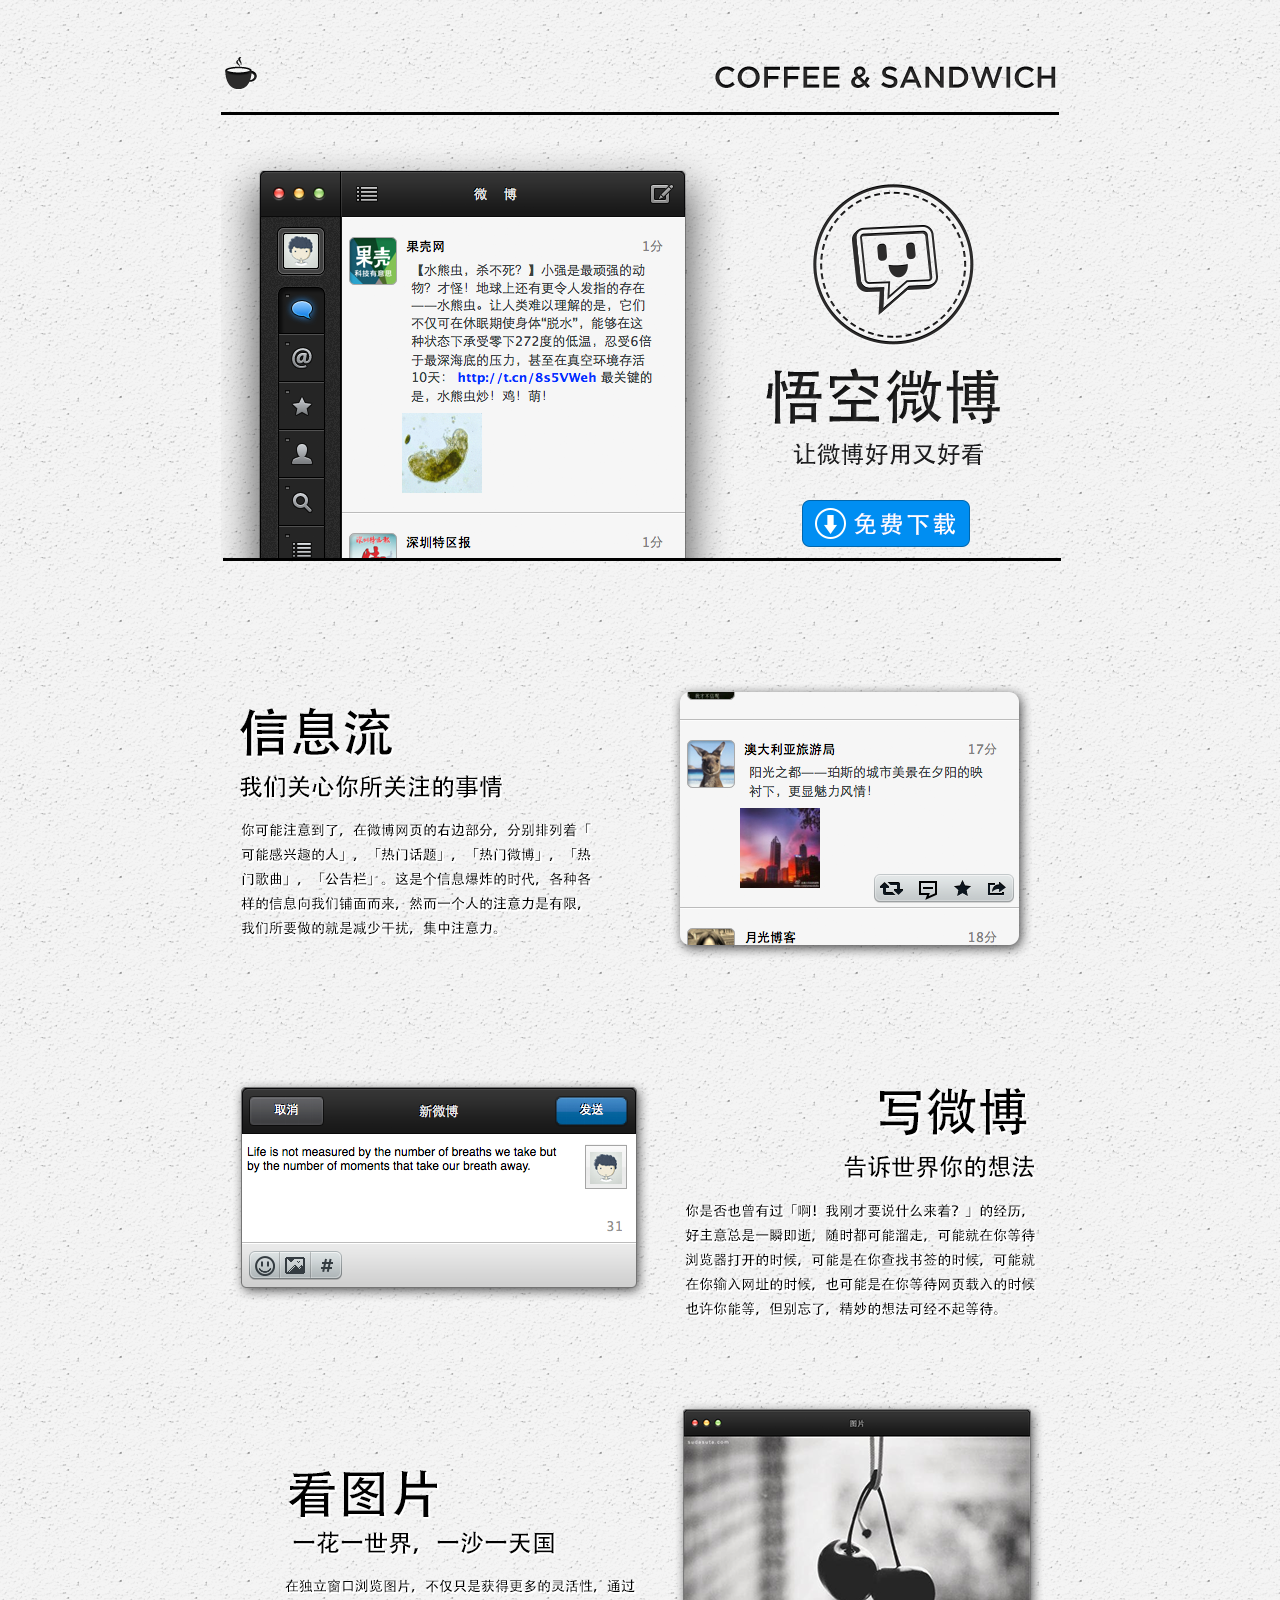
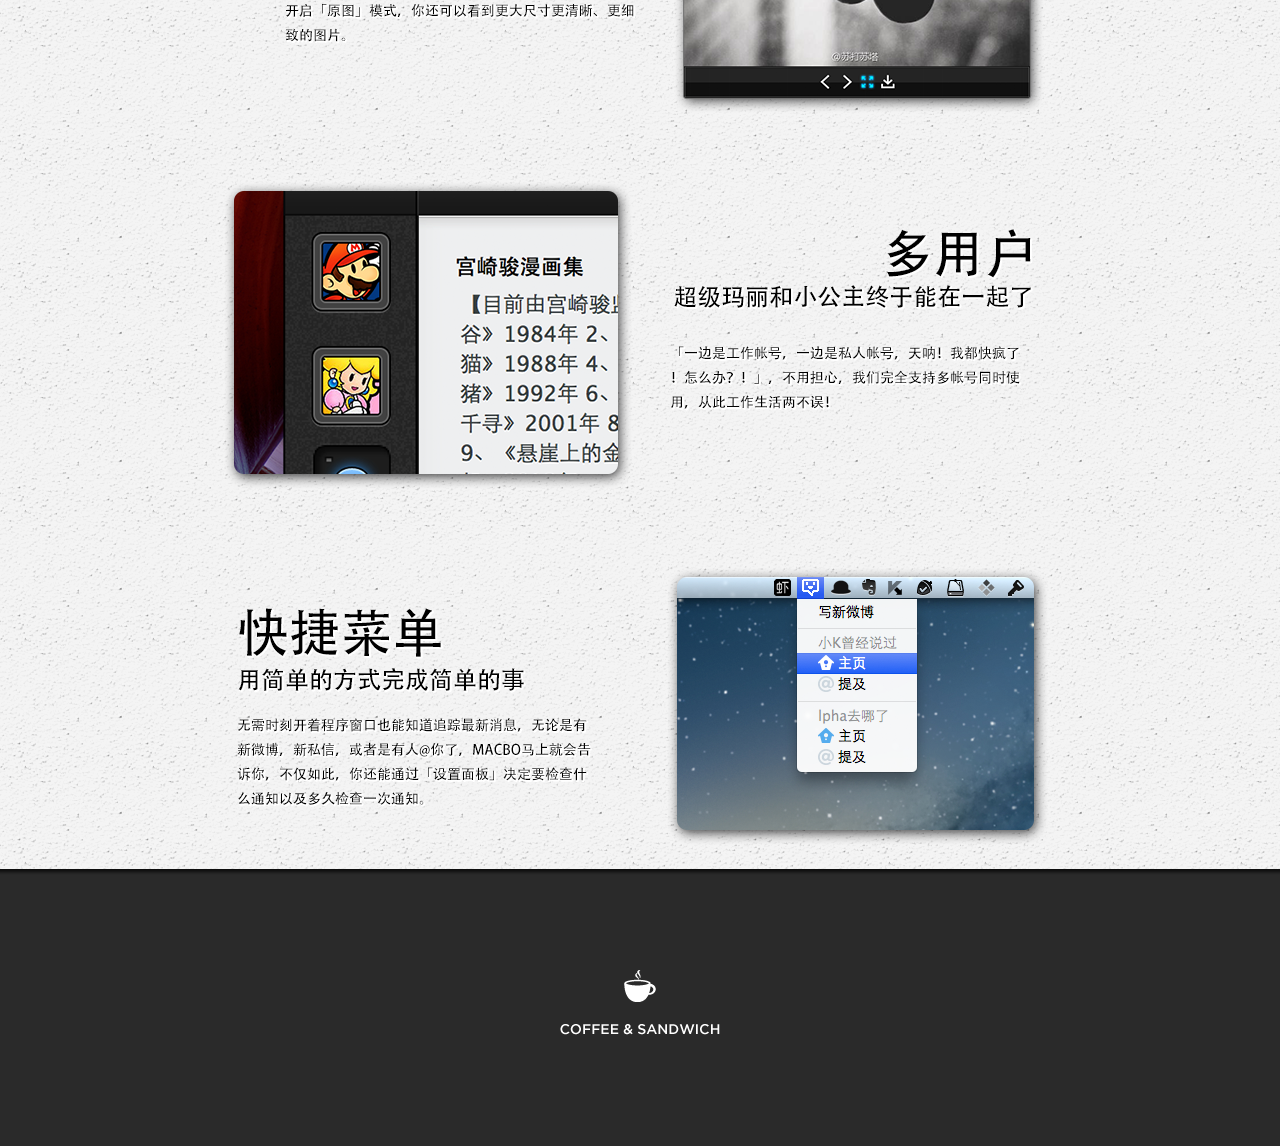
<file: Web/index.html>
<!DOCTYPE html PUBLIC "-//W3C//DTD XHTML 1.0 Transitional//EN" "http://www.w3.org/TR/xhtml1/DTD/xhtml1-transitional.dtd">
<html xmlns="http://www.w3.org/1999/xhtml">
<head>
<meta http-equiv="Content-Type" content="text/html; charset=UTF-8" />
<title>悟 空 微 博</title>
<meta name="description" content="为Mac用户推出的微博工具，不仅不需要打开网页就能浏览和发送微博，而且还支持多用户登录！">
<link type="text/css" rel="stylesheet" href="css/style.css"/>

</head>

<body>

	<div>
		<div id="header">
        	<img alt="Coffee and Sandwich" src="image/image_02.png" />
        </div>
        <div id="content">
        	<div id="gallery">
            	<img alt="" src="image/image_05.png"/>
                <a href="wukong-latest.zip" id="download"><img alt="download" src="image/download_button.png"/></a>
            </div>
            <div class="session">
            	<img alt="" src="image/image_07.png"/>
            </div>
            <div class="session">
            	<img alt="" src="image/image_08.png"/>
            </div> 
            <div class="session">
            	<img alt="" src="image/image_09.png"/>
            </div> 
            <div class="session">
            	<img alt="" src="image/image_10.png"/>
            </div> 
            <div class="session">
            	<img alt="" src="image/image_11.png"/>
            </div>    
        </div>
        
	</div>
    <div id="footer">
    
    	<div class="footer-content">
        	<img alt="Coffee and Sandwich" src="image/footer-icon.png" />
        </div>
    
    </div>

</body>
</html>
</file>
<file: Web/css/style.css>
@charset "UTF-8";
/* CSS Document */
body {
  background-image: url('../image/bg.png');
  background-repeat: repeat;
  padding: 0;
  margin: 0;
}
#gallery {
  position: relative;
}
#download {
  position: absolute;
  right: 89px;
  bottom: 14px;
}
#footer {
  background-image: url('../image/footer_bg.png');
  background-repeat: repeat-x;
  height: 277px;
}
#footer .footer-content,
#header,
#content {
  width: 838px;
  margin: 0 auto;
}
#footer .footer-content {
  text-align: center;
  padding-top: 101px;
}
</file>
